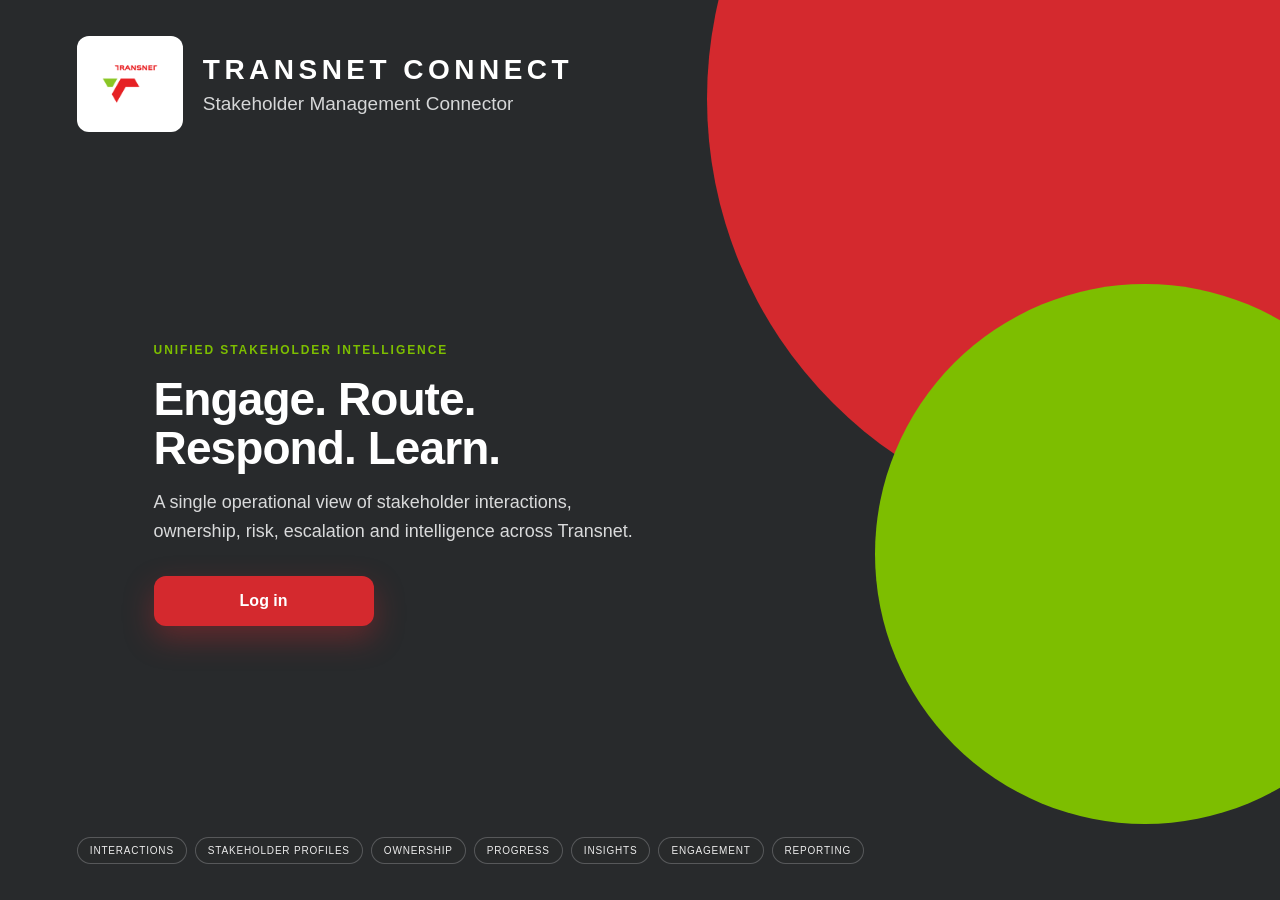
<file: index.html>
<!doctype html>
<html lang="en">
<head>
  <meta charset="utf-8" />
  <meta name="viewport" content="width=device-width,initial-scale=1" />
  <title>Transnet Connect — Stakeholder Intelligence Platform</title>
  <link rel="stylesheet" href="styles.css" />
  <link rel="icon" type="image/png" href="images/transnet-logo.png" />
</head>
<body>
  <div class="app-shell">
    <aside class="sidebar">
      <div class="brand-lockup">
        <img class="brand-logo" src="images/transnet-logo.png" alt="Transnet" />
        <div>
          <div class="brand-name">TRANSNET <span style="color:#7DBE00">CONNECT</span></div>
          <div class="brand-sub">Stakeholder Management Connector</div>
        </div>
      </div>

      <nav class="nav" aria-label="Primary">
        <button class="nav-item active" data-view="dashboard"><span>▦</span> Dashboard</button>
        <button class="nav-item" data-view="intake"><span>＋</span> Record an Engagement</button>
        <button class="nav-item" data-view="cases"><span>☷</span> Cases</button>
        <button class="nav-item" data-view="stakeholders"><span>◉</span> Stakeholders</button>
        <button class="nav-item" data-view="questionnaire"><span>✓</span> Questionnaire</button>
        <button class="nav-item" data-view="intelligence"><span>◌</span> Insights</button>
        <button class="nav-item" data-view="reports"><span>▤</span> Reports</button>
        <button class="nav-item admin-only" data-view="logins"><span>◔</span> Logins</button>
      </nav>

      <div class="sidebar-footer">
        <div class="status-dot-wrap"><span class="status-dot"></span> Platform online</div>
        <small>Prototype • 2026</small>
      </div>
    </aside>

    <main class="main">
      <header class="topbar">
        <div>
          <div class="eyebrow">STAKEHOLDER ENGAGEMENT WORKSPACE</div>
          <h1 id="viewTitle">Command Centre</h1>
        </div>
        <div class="topbar-actions">
          <button class="ghost-btn" id="seedBtn">Reset demo data</button>
          <button class="primary-btn" data-view-jump="intake">+ Record an engagement</button>
          <div class="user-chip"><div class="avatar">TN</div><div><small>Signed in</small><b id="signedInUser">Transnet User</b></div></div><button class="logout-btn" id="logoutBtn">Sign out</button>
        </div>
      </header>

      <section id="dashboard" class="view active">
        <div class="dash-tabs" id="dashTabs" role="tablist" aria-label="Dashboard sections">
          <button type="button" class="active" data-dtab-btn="overview">Overview</button>
          <button type="button" data-dtab-btn="engagement">Engagement activity</button>
          <button type="button" data-dtab-btn="followups">Follow-ups</button>
          <button type="button" data-dtab-btn="insights">Stakeholder insights</button>
        </div>
        <div class="hero-strip">
          <div>
            <div class="hero-kicker">TODAY'S STAKEHOLDER PULSE</div>
            <h2>Welcome to your stakeholder engagement workspace.</h2>
            <p>A shared view of engagements, follow-ups and insights across Transnet.</p>
            <div class="hero-actions">
              <button class="hero-questionnaire-secondary" data-view-jump="cases">View priority matters</button>
            </div>
          </div>
          <div class="hero-score">
            <div class="score-label">Network risk index</div>
            <div class="score" id="networkRiskScore">—<span>/100</span></div>
            <div class="score-note" id="networkRiskNote">Loading…</div>
          </div>
        </div>

        <div id="supportAlerts" class="panel support-alerts" data-dtab="overview" hidden></div>

        <div class="metrics-grid" id="metricsGrid"></div>

        <div class="dashboard-grid">
          <div class="panel span-2">
            <div class="panel-head">
              <div>
                <div class="section-label">LIVE CASE FLOW</div>
                <h3>Priority matters requiring attention</h3>
              </div>
              <button class="text-btn" data-view-jump="cases">View all cases →</button>
            </div>
            <div class="table-wrap">
              <table>
                <thead><tr><th>Case</th><th>Stakeholder</th><th>Issue</th><th>OD</th><th>Risk</th><th>SLA</th></tr></thead>
                <tbody id="priorityCases"></tbody>
              </table>
            </div>
          </div>

          <div class="panel span-2" data-dtab="followups">
            <div class="panel-head">
              <div>
                <div class="section-label">FOLLOW-UPS</div>
                <h3>Open follow-ups <span id="followupCount" class="fu-count"></span></h3>
              </div>
            </div>
            <div class="table-wrap">
              <table>
                <thead><tr><th>Case</th><th>Follow-up</th><th>Action owner</th><th>Due</th></tr></thead>
                <tbody id="followupRows"></tbody>
              </table>
            </div>
          </div>

          <div class="panel">
            <div class="section-label">CHANNEL MIX</div>
            <h3>How stakeholders are reaching us</h3>
            <div class="channel-bars" id="channelBars"></div>
          </div>

          <div class="panel">
            <div class="section-label">ISSUE HOTSPOTS</div>
            <h3>Geographic concentration</h3>
            <div class="mini-map">
              <div class="map-label gauteng">Gauteng <span>38</span></div>
              <div class="map-label kzn">KwaZulu-Natal <span>27</span></div>
              <div class="map-label wc">Western Cape <span>19</span></div>
              <div class="map-label ec">Eastern Cape <span>14</span></div>
            </div>
            <div class="legend"><span class="risk-high-dot"></span> High concentration <span class="risk-med-dot"></span> Emerging</div>
          </div>

          <div class="panel span-2">
            <div class="panel-head">
              <div>
                <div class="section-label">STAKEHOLDER INSIGHTS</div>
                <h3>What the system is noticing</h3>
              </div>
            </div>
            <div class="signal-grid">
              <div class="signal-card danger"><div class="signal-icon">!</div><div><b>Recurring safety complaints</b><p>Rail-crossing complaints in Ekurhuleni have increased 41% over the last 7 days.</p></div></div>
              <div class="signal-card warn"><div class="signal-icon">↻</div><div><b>Duplicate cluster detected</b><p>12 enquiries across WhatsApp, email and calls appear linked to the same port access issue.</p></div></div>
              <div class="signal-card good"><div class="signal-icon">✓</div><div><b>Response performance improving</b><p>Average first response time is down to 2h 18m from 3h 04m last week.</p></div></div>
            </div>
          </div>
        </div>
      </section>

      <section id="intake" class="view">
        <div class="section-intro">
          <div><div class="section-label">RECORD AN ENGAGEMENT</div><h2>Record an engagement</h2><p>Keep a useful record of your conversation and any agreed next steps, then let the system suggest who should follow up.</p></div>
        </div>

        <div class="panel" id="inboxPanel">
          <div class="section-label">INCOMING MESSAGES</div>
          <h3>Messages awaiting review</h3>
          <div id="inboxList" class="inbox-list">Loading…</div>
        </div>

        <div class="intake-layout">
          <form id="intakeForm" class="panel form-panel">
            <div class="form-grid">
              <label>Channel<select id="channel"><option>Contact Centre</option></select></label>
              <label>Stakeholder type<select id="stakeholderType"><option>Community</option><option>Customer</option><option>Government</option><option>Investor</option><option>Supplier</option><option>Media</option><option>Regulator</option><option>Employee</option></select></label>
              <label>Name<input id="stakeholderName" placeholder="e.g. Thandi Mokoena" required /></label>
              <label>Organisation<input id="organisation" placeholder="e.g. Ekurhuleni Community Forum" /></label>
              <label>Province<select id="province"><option>Gauteng</option><option>KwaZulu-Natal</option><option>Western Cape</option><option>Eastern Cape</option><option>Limpopo</option><option>Mpumalanga</option><option>North West</option><option>Free State</option><option>Northern Cape</option></select></label>
              <label>Location<input id="location" placeholder="e.g. Germiston" /></label>
              <label class="full">Discussion summary<textarea id="message" rows="7" required placeholder="Summarise the conversation or issue and any agreed next steps..."></textarea></label>
            </div>
            <div class="form-actions">
              <button type="button" class="ghost-btn" id="clearForm">Clear</button>
              <button type="submit" class="primary-btn">Analyse & create case</button>
            </div>
          </form>

          <div class="panel ai-panel">
            <div class="section-label">AI-ASSISTED SUGGESTION</div>
            <h3>Suggested categorisation</h3>
            <div id="analysisPreview" class="analysis-empty">
              Record the engagement to see a suggested issue type, sentiment, urgency, assigned division, risk score and SLA recommendation.
            </div>
          </div>
        </div>
      </section>

      <section id="cases" class="view">
        <div class="section-intro split">
          <div><div class="section-label">CRM & WORKFLOW</div><h2>Case management</h2><p>Track ownership, SLA, status, risk and cross-division coordination.</p></div>
          <button class="primary-btn" data-view-jump="intake">+ New case</button>
        </div>
        <div class="panel">
          <div class="toolbar">
            <input id="caseSearch" placeholder="Search cases, stakeholders or issues…" />
            <select id="caseFilter"><option value="all">All statuses</option><option>Open</option><option>In Progress</option><option>Escalated</option><option>Resolved</option></select>
          </div>
          <div class="table-wrap wide-table">
            <table><thead><tr><th>ID</th><th>Created</th><th>Stakeholder</th><th>Channel</th><th>Issue</th><th>Division</th><th>Owner</th><th>Risk</th><th>Status</th><th>SLA</th></tr></thead><tbody id="casesTable"></tbody></table>
          </div>
        </div>
      </section>

      <section id="stakeholders" class="view">
        <div class="section-intro"><div><div class="section-label">STAKEHOLDER INSIGHTS</div><h2>Stakeholders</h2><p>The stakeholders with access to Transnet Connect, and how to reach them.</p></div></div>
        <div id="stakeholdersMsg" class="logins-msg" hidden></div>
        <div class="stakeholder-grid" id="stakeholderGrid"></div>
      </section>

      <section id="questionnaire" class="view">
        <div class="section-intro questionnaire-intro">
          <div>
            <div class="section-label">STAKEHOLDER QUESTIONNAIRE</div>
            <h2>Transnet Connect Questionnaire</h2>
            <p>Capture structured stakeholder feedback through the live Zoho questionnaire and keep the engagement journey connected to the platform.</p>
          </div>
          <a class="primary-btn link-btn" href="https://forms.zohopublic.com/transnetone/form/transnetconnect/formperma/pQ4bEgYNO5gnGRDSUN-nBvpujm5sdA6lxNChJlo7reY?zf_lang=en" target="_blank" rel="noopener">Open questionnaire ↗</a>
        </div>

        <div class="questionnaire-layout">
          <div class="questionnaire-summary">
            <div class="questionnaire-badge">LIVE ZOHO FORM</div>
            <h3>Structured stakeholder input</h3>
            <p>The questionnaire is embedded directly from the Zoho form you supplied. Responses remain within the Zoho form environment while users experience it from inside Transnet Connect.</p>
            <div class="questionnaire-steps">
              <div><span>01</span><b>Invite</b><small>Share the questionnaire with the relevant stakeholder.</small></div>
              <div><span>02</span><b>Capture</b><small>Stakeholders submit structured feedback through Zoho Forms.</small></div>
              <div><span>03</span><b>Connect</b><small>In the live implementation, responses can feed CRM, case routing and analytics.</small></div>
            </div>
            <div class="questionnaire-note"><b>Prototype note:</b> This version embeds the live questionnaire. Automated response-to-case creation will be connected during the Zoho integration phase.</div>
          </div>
          <div class="questionnaire-frame-wrap">
            <div class="questionnaire-frame-head">
              <div><span class="live-dot"></span><b>Transnet Connect questionnaire</b></div>
              <a href="questionnaire.html" target="_blank">Open branded full-page view ↗</a>
            </div>
            <iframe class="questionnaire-frame" title="Transnet Connect Questionnaire" loading="lazy" src="https://forms.zohopublic.com/transnetone/form/transnetconnect/formperma/pQ4bEgYNO5gnGRDSUN-nBvpujm5sdA6lxNChJlo7reY?zf_lang=en" allow="camera; microphone"></iframe>
            <noscript><p>JavaScript is required to load the Zoho questionnaire. Use the Open questionnaire button above.</p></noscript>
          </div>
        </div>
      </section>

      <section id="intelligence" class="view">
        <div class="section-intro"><div><div class="section-label">AI-ASSISTED INSIGHTS</div><h2>Stakeholder insights</h2><p>Explore engagement trends and create reports that support planning and decisions.</p></div></div>
        <div class="panel" style="margin-bottom:16px">
          <div class="panel-head">
            <div><div class="section-label">AI INSIGHT — ALL CASES</div><h3 style="margin:6px 0 0">Commonalities & anomalies</h3></div>
            <button class="primary-btn" id="generateInsightBtn">Generate insight</button>
          </div>
          <div id="insightResult" class="analysis-empty" style="margin-top:14px">Click "Generate insight" to analyse all current cases for patterns and outliers.</div>
        </div>
        <div class="intelligence-grid">
          <div class="panel span-2">
            <div class="section-label">ISSUE TREND</div><h3>Cases by issue category</h3>
            <div class="trend-chart" id="trendChart"></div>
          </div>
          <div class="panel"><div class="section-label">SENTIMENT</div><h3>Current interaction sentiment</h3><div class="donut-wrap"><div class="donut" id="sentimentDonut"><div class="donut-hole"><strong id="sentimentPct">&ndash;</strong><span id="sentimentLabel">no data</span></div></div></div><div class="sentiment-key" id="sentimentKey"><span>No data yet</span></div></div>
          <div class="panel"><div class="section-label">DUPLICATION CLUSTERS</div><h3>Potentially related matters</h3><div class="cluster-list" id="clusterList"><div><span>No related matters yet</span></div></div></div>
          <div class="panel span-2"><div class="section-label">REPUTATIONAL ESCALATION</div><h3>High-impact cases to watch</h3><div id="riskCards" class="risk-cards"></div></div>
        </div>
      </section>

      <section id="reports" class="view">
        <div class="section-intro"><div><div class="section-label">EXCO REPORTING</div><h2>Executive reporting</h2><p>Explore engagement trends and create reports that support planning and decisions.</p></div></div>
        <div class="reports-toolbar">
          <button type="button" class="ghost-btn" id="rpExplore">Explore insights</button>
          <div class="rp-filter"><span>Filter results</span>
            <select id="rpFilter" aria-label="Filter results"><option value="all">All cases</option><option value="open">Unresolved</option><option value="resolved">Resolved</option><option value="highrisk">High risk</option></select>
            <select id="rpDivision" class="admin-only" aria-label="Filter by division"><option value="all">All divisions</option></select>
          </div>
          <button type="button" class="primary-btn" id="rpDownload">Download report</button>
        </div>
        <div class="reports-grid">
          <div class="report-card" data-report="pulse"><span>01</span><h3>Stakeholder Pulse</h3><p>Executive summary of volume, sentiment, major risks and emerging themes.</p><button class="ghost-btn">Create report</button></div>
          <div class="report-card" data-report="od"><span>02</span><h3>OD Performance</h3><p>SLA compliance, response times, escalations and case closure by operating division.</p><button class="ghost-btn">Create report</button></div>
          <div class="report-card" data-report="geo"><span>03</span><h3>Geographic Risk</h3><p>Province, municipality and site-level concentration of recurring stakeholder issues.</p><button class="ghost-btn">Create report</button></div>
          <div class="report-card" data-report="recurrence"><span>04</span><h3>Issue Recurrence</h3><p>Duplicate and recurring matters showing systemic pressure points and unresolved causes.</p><button class="ghost-btn">Create report</button></div>
        </div>
        <div class="panel architecture">
          <div class="section-label">SYSTEM ARCHITECTURE</div><h3>How Transnet Connect works</h3>
          <div class="flow">
            <div><b>1</b><span>Multi-channel input</span><small>WhatsApp • Calls • Email • Web/QR</small></div><i>→</i>
            <div><b>2</b><span>Unified intake</span><small>Stakeholder • Issue • Location • Media</small></div><i>→</i>
            <div><b>3</b><span>AI intelligence</span><small>Sentiment • Risk • Duplicates • SLA</small></div><i>→</i>
            <div><b>4</b><span>Routing engine</span><small>OD • Priority • Owner • Case</small></div><i>→</i>
            <div><b>5</b><span>Response & reporting</span><small>Track • Resolve • Learn • Report</small></div>
          </div>
        </div>
      </section>

      <section id="logins" class="view">
        <div class="section-intro"><div><div class="section-label">ADMIN ONLY</div><h2>Login activity</h2><p>Who has signed in to the stakeholder and division accounts, and how long they spent on the platform.</p></div><button class="ghost-btn" id="loginsRefresh">Refresh</button></div>
        <div id="loginsMsg" class="logins-msg" hidden></div>
        <div class="panel"><div class="section-label">ACCOUNTS</div><h3>Time on platform by account</h3>
          <div class="table-wrap"><table><thead><tr><th>Account</th><th>Division</th><th>Status</th><th>Last sign-in</th><th>Sign-ins</th><th>Total time</th></tr></thead><tbody id="loginsAccounts"></tbody></table></div>
        </div>
        <div class="panel logins-sessions"><div class="section-label">SESSIONS</div><h3>Recent sign-ins</h3>
          <div class="table-wrap wide-table"><table><thead><tr><th>Account</th><th>Division</th><th>Signed in</th><th>Signed out / last active</th><th>Time signed in</th><th>Status</th></tr></thead><tbody id="loginsSessions"></tbody></table></div>
        </div>
      </section>

      <div id="toast" class="toast"></div>

      <div id="caseModalBackdrop" class="modal-backdrop">
        <div class="modal-panel" role="dialog" aria-modal="true" aria-labelledby="caseModalTitle">
          <div class="modal-head">
            <div><div class="section-label" id="caseModalId"></div><h2 id="caseModalTitle" style="margin:4px 0 0"></h2></div>
            <button class="text-btn" id="caseModalClose" aria-label="Close">✕ Close</button>
          </div>
          <div id="caseModalBody" class="modal-body"></div>
        </div>
      </div>
    </main>
  </div>

  <div id="reportOverlay" class="report-overlay" aria-hidden="true">
    <div class="report-sheet" role="dialog" aria-modal="true" aria-labelledby="reportTitle">
      <div class="report-toolbar">
        <button class="primary-btn" id="reportPrint" type="button">Print / Save as PDF</button>
        <button class="ghost-btn" id="reportCsv" type="button">Download report (CSV)</button>
        <button class="ghost-btn" id="reportClose" type="button">Close</button>
      </div>
      <div id="reportBody" class="report-body"></div>
    </div>
  </div>

  <script src="app.js"></script>
</body>
</html>
</file>
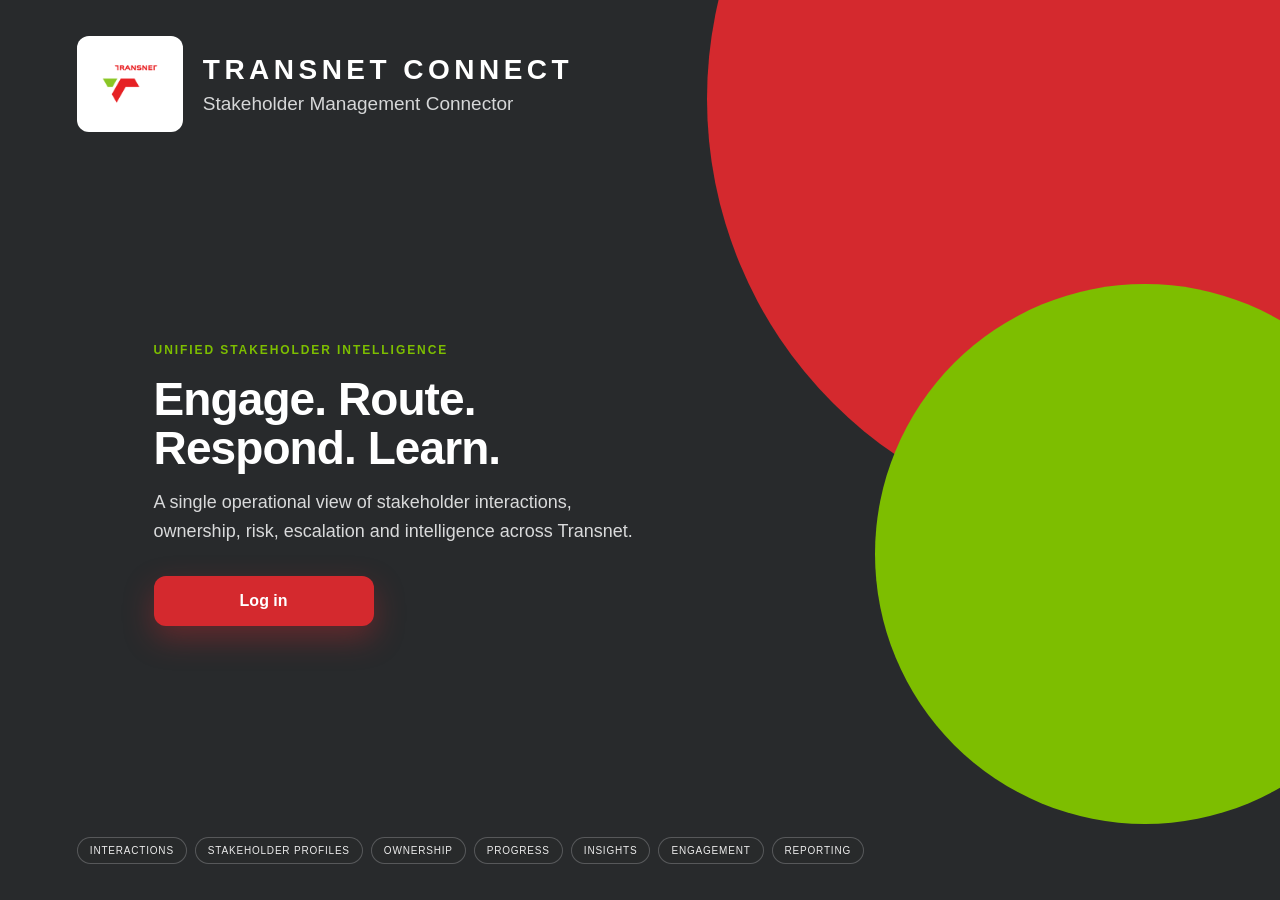
<file: login.html>
<!doctype html>
<html lang="en">
<head>
  <meta charset="utf-8" />
  <meta name="viewport" content="width=device-width,initial-scale=1" />
  <title>Transnet Connect — Stakeholder Management Connector</title>
  <link rel="stylesheet" href="styles.css" />
  <link rel="icon" type="image/png" href="images/transnet-logo.png" />
  <style>
    :root{--lp-bg:#282a2c;--lp-red:#d4292e;--lp-green:#7dbe00}
    html:has(.lp-body){overflow:hidden}
    .lp-body{margin:0;height:100vh;height:100dvh;background:var(--lp-bg);color:#fff;overflow:hidden}
    .lp{position:relative;height:100vh;height:100dvh;display:flex;flex-direction:column;justify-content:space-between;gap:clamp(12px,3vh,32px);padding:clamp(18px,4vh,40px) clamp(24px,6vw,88px);overflow:hidden;isolation:isolate}
    /* brand circles, carried over from the old dark panel but scaled to the full page */
    .lp::before,.lp::after{content:"";position:absolute;border-radius:50%;z-index:-1;transition:transform .7s cubic-bezier(.2,.8,.2,1)}
    .lp::before{width:min(70vw,860px);aspect-ratio:1;background:var(--lp-red);right:calc(min(70vw,860px) / -3);top:calc(min(70vw,860px) / -2.6)}
    .lp::after{width:min(44vw,540px);aspect-ratio:1;background:var(--lp-green);right:calc(min(44vw,540px) / -4);top:calc(min(70vw,860px) * .33)}
    .lp.is-open::before{transform:translate(-4%,3%) scale(1.04)}
    .lp.is-open::after{transform:translate(-8%,-3%) scale(1.06)}

    .lp-lockup{display:flex;align-items:center;gap:20px}
    .lp-lockup .login-logo{height:clamp(64px,11vh,96px);max-width:none;padding:9px 14px;border-radius:12px}
    .lp-lockup strong{display:block;font-size:clamp(20px,3.2vh,28px);letter-spacing:.16em}
    .lp-lockup span{display:block;color:#d6d7d8;font-size:clamp(14px,2.2vh,19px);margin-top:7px}

    .lp-hero{max-width:640px;margin-block:auto}
    .lp-kicker{color:var(--lp-green);font-size:12px;font-weight:900;letter-spacing:.16em;margin:0 0 18px}
    .lp-hero h1{margin:0 0 16px;font-size:clamp(26px,min(3.7vw,6vh),46px);line-height:1.05;font-weight:900;letter-spacing:-.02em}
    .lp-hero h1 span{display:block}
    .lp-hero p.lp-lede{margin:0 0 clamp(16px,3.5vh,30px);max-width:480px;color:#d9dadb;font-size:clamp(15px,1.5vw,18px);line-height:1.6}
    .lp-cta{display:inline-flex;align-items:center;justify-content:center;gap:10px;min-width:220px;padding:clamp(12px,2vh,16px) 30px;border:0;border-radius:12px;background:var(--lp-red);color:#fff;font-size:16px;font-weight:800;cursor:pointer;box-shadow:0 12px 30px rgba(212,41,46,.35);transition:background .2s,transform .2s}
    .lp-cta:hover{background:#b92227;transform:translateY(-2px)}
    .lp-cta:focus-visible,.lp-close:focus-visible{outline:3px solid #fff;outline-offset:3px}

    .lp-flow{display:flex;flex-wrap:nowrap;gap:8px;max-width:100%;margin:0;padding:0;list-style:none}
    .lp-flow li{border:1px solid rgba(255,255,255,.22);border-radius:999px;padding:7px 12px;font-size:10px;letter-spacing:.08em;text-transform:uppercase;white-space:nowrap;color:#ececec;background:rgba(40,42,44,.55)}
    @media(max-width:900px){.lp-flow{gap:5px}.lp-flow li{padding:6px 8px;font-size:8.5px;letter-spacing:.04em}}
    @media(max-width:600px){.lp-flow{flex-wrap:wrap}}

    /* sign-in drawer */
    .lp-scrim{position:fixed;inset:0;background:rgba(20,21,22,.55);opacity:0;pointer-events:none;transition:opacity .35s;z-index:10}
    .lp-scrim.show{opacity:1;pointer-events:auto}
    .lp-drawer{position:fixed;top:0;right:0;bottom:0;width:min(480px,100%);background:#fff;color:var(--ink);padding:56px clamp(26px,4vw,52px);display:flex;flex-direction:column;justify-content:center;transform:translateX(102%);visibility:hidden;transition:transform .45s cubic-bezier(.2,.8,.2,1),visibility 0s .45s;z-index:11;box-shadow:-24px 0 70px rgba(0,0,0,.28);overflow-y:auto}
    .lp-drawer.show{transform:none;visibility:visible;transition:transform .45s cubic-bezier(.2,.8,.2,1),visibility 0s}
    .lp-close{position:absolute;top:18px;right:18px;width:40px;height:40px;border:0;border-radius:50%;background:#f1f1ef;color:#3b3d3f;font-size:22px;line-height:1;cursor:pointer}
    .lp-close:hover{background:#e4e4e1}
    .lp-drawer h2{font-size:32px;margin:8px 0}
    .lp-drawer>p{color:var(--muted);margin:0 0 28px;line-height:1.55}
    @media(prefers-reduced-motion:reduce){.lp::before,.lp::after,.lp-drawer,.lp-scrim,.lp-cta{transition:none}}
    @media(max-width:600px){.lp{padding:20px 22px}.lp-cta{width:100%}.lp-lockup{gap:14px}}
  </style>
<style id="landing-text-shift">
/* landing-text-shift */
.lp-hero {
  position: relative;
  left: 6vw;
}
@media (max-width: 768px) {
  .lp-hero { left: 0; }
}
/* /landing-text-shift */
</style>
</head>
<body class="lp-body">
  <main class="lp" id="lp">
    <div class="lp-lockup">
      <img class="login-logo" src="images/transnet-logo.png" alt="Transnet" />
      <div><strong>TRANSNET CONNECT</strong><span>Stakeholder Management Connector</span></div>
    </div>

    <section class="lp-hero" aria-label="Transnet Connect introduction">
      <p class="lp-kicker">UNIFIED STAKEHOLDER INTELLIGENCE</p>
      <h1><span>Engage. Route.</span><span>Respond. Learn.</span></h1>
      <p class="lp-lede">A single operational view of stakeholder interactions, ownership, risk, escalation and intelligence across Transnet.</p>
      <button class="lp-cta" type="button" id="openLogin" aria-haspopup="dialog" aria-controls="loginDrawer">Log in</button>
    </section>

    <ul class="lp-flow" aria-label="Platform workflow">
      <li>Interactions</li><li>Stakeholder Profiles</li><li>Ownership</li><li>Progress</li><li>Insights</li><li>Engagement</li><li>Reporting</li>
    </ul>
  </main>

  <div class="lp-scrim" id="lpScrim"></div>
  <aside class="lp-drawer" id="loginDrawer" role="dialog" aria-modal="true" aria-labelledby="loginTitle" aria-hidden="true">
    <button class="lp-close" type="button" id="closeLogin" aria-label="Close sign in">&times;</button>
    <div class="login-eyebrow">SECURE PLATFORM ACCESS</div>
    <h2 id="loginTitle">Welcome back</h2>
    <p>Sign in to access the Transnet Connect stakeholder command centre.</p>

    <form class="login-form" id="loginForm">
      <label>Work email
        <input type="email" id="loginEmail" autocomplete="username" placeholder="name@transnet.net" required />
      </label>
      <label>Password
        <div class="password-wrap">
          <input type="password" id="loginPassword" autocomplete="current-password" required />
          <button class="toggle-password" type="button" id="togglePassword">SHOW</button>
        </div>
      </label>
      <div class="remember-row">
        <label><input type="checkbox" id="rememberMe" checked /> Keep me signed in</label>
        <span>Division access</span>
      </div>
      <div class="login-error" id="loginError" role="alert">Enter your work email and password to continue.</div>
      <button class="primary-btn login-submit" type="submit">Sign in to Transnet Connect</button>
    </form>

    <div class="login-footer">TRANSNET CONNECT • Stakeholder Management Connector • Prototype 2026</div>
  </aside>

<script>
  const lp=document.getElementById('lp');
  const drawer=document.getElementById('loginDrawer');
  const scrim=document.getElementById('lpScrim');
  const openBtn=document.getElementById('openLogin');
  const form=document.getElementById('loginForm');
  const email=document.getElementById('loginEmail');
  const password=document.getElementById('loginPassword');
  const error=document.getElementById('loginError');
  const submitBtn=form.querySelector('.login-submit');
  const submitLabel=submitBtn.textContent;

  function openLogin(){
    drawer.classList.add('show');scrim.classList.add('show');lp.classList.add('is-open');
    drawer.setAttribute('aria-hidden','false');
    setTimeout(()=>email.focus(),250);
  }
  function closeLogin(){
    drawer.classList.remove('show');scrim.classList.remove('show');lp.classList.remove('is-open');
    drawer.setAttribute('aria-hidden','true');
    openBtn.focus();
  }
  openBtn.addEventListener('click',openLogin);
  document.getElementById('closeLogin').addEventListener('click',closeLogin);
  scrim.addEventListener('click',closeLogin);
  document.addEventListener('keydown',e=>{if(e.key==='Escape'&&drawer.classList.contains('show'))closeLogin();});
  if(location.hash==='#login')openLogin();

  document.getElementById('togglePassword').addEventListener('click',e=>{
    const showing=password.type==='text'; password.type=showing?'password':'text'; e.currentTarget.textContent=showing?'SHOW':'HIDE';
  });
  function showError(msg){error.textContent=msg;error.classList.add('show');}
  form.addEventListener('submit',async e=>{
    e.preventDefault();
    error.classList.remove('show');
    if(!email.value.includes('@') || !password.value){showError('Enter your work email and password to continue.');return;}
    submitBtn.disabled=true;submitBtn.textContent='Signing in…';
    try{
      const res=await fetch('/api/auth/login',{method:'POST',headers:{'Content-Type':'application/json'},body:JSON.stringify({email:email.value.trim(),password:password.value})});
      const data=await res.json().catch(()=>({}));
      if(res.status===405||res.status===404) throw new Error('The sign-in API is not running. Start the project with "vercel dev" (not Live Server) or use the deployed site.');
      if(!res.ok) throw new Error(data.error||('Sign-in failed ('+res.status+')'));
      const auth={sessionId:data.sessionId,token:data.token,expiresAt:data.expiresAt,email:data.user.email,role:data.user.role,division:data.user.division,divisionLabel:data.user.divisionLabel};
      localStorage.removeItem('tc_auth');sessionStorage.removeItem('tc_auth');
      // "Keep me signed in" -> survives closing the browser (until the session expires); otherwise this tab only.
      (document.getElementById('rememberMe').checked?localStorage:sessionStorage).setItem('tc_auth',JSON.stringify(auth));
      window.location.href='index.html';
    }catch(err){
      showError(err.message==='Failed to fetch'?'Could not reach the server. Please try again.':err.message);
      submitBtn.disabled=false;submitBtn.textContent=submitLabel;
    }
  });
</script>
</body>
</html>
</file>
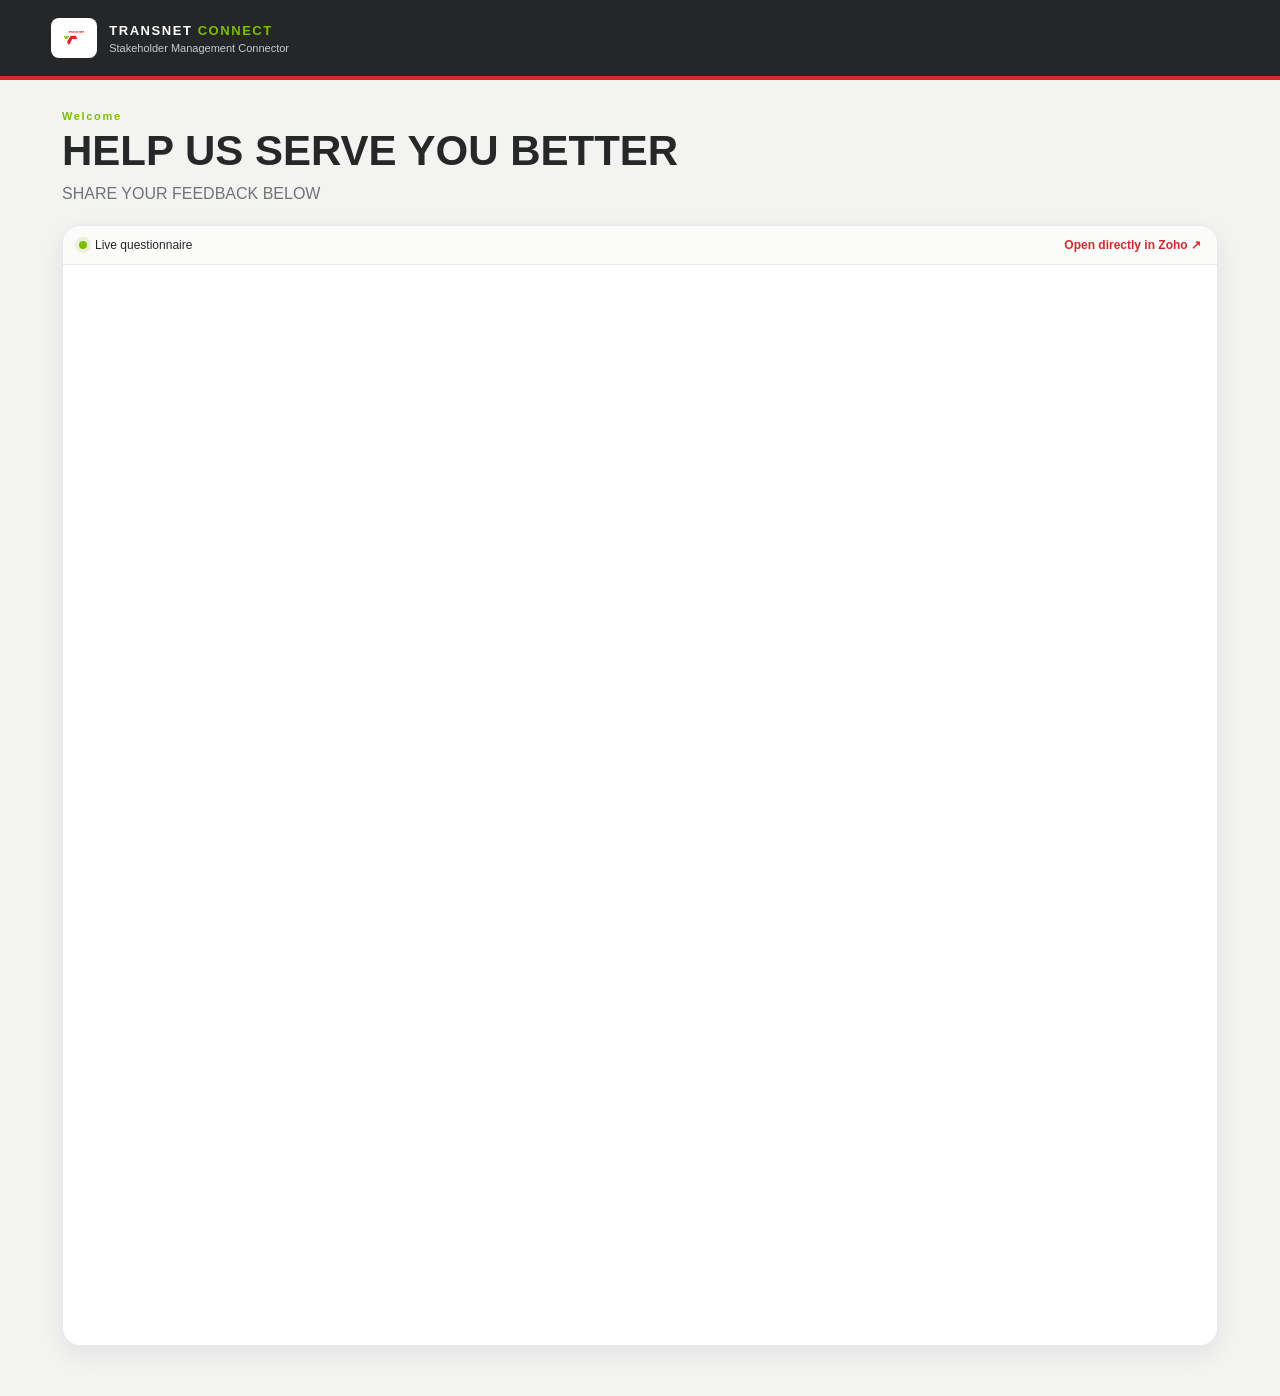
<file: questionnaire.html>
<!doctype html>
<html lang="en">
<head>
  <meta charset="utf-8">
  <meta name="viewport" content="width=device-width,initial-scale=1">
  <title>Transnet Connect — Stakeholder Questionnaire</title>
  <link rel="stylesheet" href="styles.css">
  <style>
    body{background:#f3f3f1}
    .public-q-shell{min-height:100vh}
    .public-q-head{background:#242628;color:#fff;padding:18px clamp(18px,4vw,54px);display:flex;align-items:center;justify-content:space-between;gap:20px;border-bottom:4px solid #d4292e}
    .public-q-brand{display:flex;align-items:center;gap:12px}.public-q-brand .brand-mark{background:#d4292e;color:#fff}
    .public-q-head a{color:#c8ed6a;text-decoration:none;font-size:12px;font-weight:800}
    .public-q-main{max-width:1220px;margin:auto;padding:30px clamp(16px,3vw,32px) 50px}
    .public-q-title{display:flex;justify-content:space-between;align-items:end;gap:18px;margin-bottom:18px}
    .public-q-title h1{margin:5px 0 7px;font-size:clamp(28px,4vw,42px)}.public-q-title p{margin:0;color:#707478;max-width:760px;line-height:1.55}
    .public-q-card{background:#fff;border:1px solid #e6eaf0;border-radius:18px;overflow:hidden;box-shadow:0 8px 24px rgba(20,42,75,.08)}
    .public-q-bar{padding:12px 16px;background:#fbfbfa;border-bottom:1px solid #e6eaf0;display:flex;justify-content:space-between;font-size:12px}
    .public-q-bar a{color:#d4292e;font-weight:800;text-decoration:none}.public-q-card iframe{width:100%;height:1080px;border:0;display:block}
    @media(max-width:700px){.public-q-head,.public-q-title,.public-q-bar{align-items:flex-start;flex-direction:column}.public-q-card iframe{height:1180px}}
  </style>
  <link rel="icon" type="image/png" href="images/transnet-logo.png" />
</head>
<body>
<div class="public-q-shell">
  <header class="public-q-head">
    <div class="public-q-brand">
      <img class="brand-logo" src="images/transnet-logo.png" alt="Transnet" />
      <div><div class="brand-name">TRANSNET <span style="color:#7DBE00">CONNECT</span></div><div class="brand-sub">Stakeholder Management Connector</div></div>
    </div>
    <!-- <a href="index.html">Internal platform →</a> -->
  </header>
  <main class="public-q-main">
    <div class="public-q-title">
      <div><div class="section-label">Welcome</div><h1>HELP US SERVE YOU BETTER</h1><p>SHARE YOUR FEEDBACK BELOW</p></div>
    </div>
    <div class="public-q-card">
      <div class="public-q-bar"><span><span class="live-dot" style="display:inline-block;margin-right:8px"></span>Live questionnaire</span><a href="https://forms.zohopublic.com/transnetone/form/transnetconnect/formperma/pQ4bEgYNO5gnGRDSUN-nBvpujm5sdA6lxNChJlo7reY?zf_lang=en" target="_blank" rel="noopener">Open directly in Zoho ↗</a></div>
      <iframe title="Transnet Connect Questionnaire" src="https://forms.zohopublic.com/transnetone/form/transnetconnect/formperma/pQ4bEgYNO5gnGRDSUN-nBvpujm5sdA6lxNChJlo7reY?zf_lang=en" loading="lazy" allow="camera; microphone"></iframe>
    </div>
  </main>
</div>
</body>
</html>
</file>
<file: styles.css>
:root{
  --navy:#3b3d3f;
  --navy2:#242628;
  --teal:#d4292e;
  --teal2:#7dbe00;
  --red:#d4292e;
  --amber:#e9a33c;
  --green:#7dbe00;
  --ink:#252729;
  --muted:#707478;
  --line:#e6eaf0;
  --soft:#f6f6f4;
  --white:#fff;
  --shadow:0 8px 24px rgba(20,42,75,.08);
}
*{box-sizing:border-box}html,body{margin:0;padding:0;font-family:Inter,Segoe UI,Arial,sans-serif;background:#f3f3f1;color:var(--ink)}button,input,select,textarea{font:inherit}.app-shell{display:grid;grid-template-columns:260px 1fr;min-height:100vh}.sidebar{position:sticky;top:0;height:100vh;background:var(--navy2);color:#fff;padding:24px 18px;display:flex;flex-direction:column}.brand-lockup{display:flex;gap:12px;align-items:center;padding:4px 6px 26px;border-bottom:1px solid rgba(255,255,255,.1)}.brand-mark{width:44px;height:44px;border-radius:13px;background:var(--teal);display:grid;place-items:center;color:var(--navy2);font-weight:900}.brand-name{font-weight:800;font-size:13px;letter-spacing:.12em}.brand-sub{font-size:11px;color:#c7c7c7;margin-top:4px}.nav{display:flex;flex-direction:column;gap:7px;padding-top:24px}.nav-item{border:0;background:transparent;color:#c9d4e2;text-align:left;padding:12px 14px;border-radius:10px;cursor:pointer;display:flex;gap:12px;align-items:center}.nav-item:hover,.nav-item.active{background:#3a3c3e;color:#fff}.nav-item.active:before{content:"";width:3px;height:24px;background:var(--teal);border-radius:6px;position:absolute;left:18px}.nav-item span{width:18px;color:var(--teal)}.sidebar-footer{margin-top:auto;padding:18px 8px;color:#a9aaac;display:flex;flex-direction:column;gap:8px;font-size:12px}.status-dot-wrap{color:#d3d3d3}.status-dot{display:inline-block;width:8px;height:8px;border-radius:50%;background:var(--teal);margin-right:6px;box-shadow:0 0 0 4px rgba(125,190,0,.16)}.main{min-width:0}.topbar{padding:26px 34px 20px;display:flex;justify-content:space-between;align-items:center;background:#fff;border-bottom:1px solid var(--line);position:sticky;top:0;z-index:20}.eyebrow,.section-label{font-size:11px;letter-spacing:.15em;font-weight:800;color:#8a8d90}.topbar h1{font-size:28px;margin:4px 0 0}.topbar-actions{display:flex;gap:10px;align-items:center}.avatar{width:38px;height:38px;border-radius:50%;background:var(--navy);color:#fff;display:grid;place-items:center;font-size:12px;font-weight:800}.primary-btn,.ghost-btn,.text-btn{border:0;border-radius:9px;cursor:pointer}.primary-btn{background:var(--teal);color:var(--navy2);padding:11px 15px;font-weight:800}.primary-btn:hover{filter:brightness(.97)}.ghost-btn{background:#fff;border:1px solid var(--line);padding:10px 14px;color:var(--ink)}.text-btn{background:transparent;color:var(--navy);font-weight:700}.view{display:none;padding:28px 34px 44px}.view.active{display:block}.hero-strip{background:linear-gradient(115deg,#252729,#3b3d3f);border-radius:18px;color:#fff;padding:30px 32px;display:flex;justify-content:space-between;align-items:center;box-shadow:var(--shadow)}.hero-kicker{color:var(--teal2);font-size:11px;letter-spacing:.15em;font-weight:900}.hero-strip h2{font-size:32px;margin:8px 0 8px;max-width:650px}.hero-strip p{margin:0;color:#dedede}.hero-score{padding-left:30px;border-left:1px solid rgba(255,255,255,.2);min-width:210px}.score-label{text-transform:uppercase;letter-spacing:.12em;font-size:10px;color:#d6d6d6}.score{font-size:48px;font-weight:900;color:var(--teal2);line-height:1.1}.score span{font-size:16px;color:#bbb}.score-note{font-size:12px;color:#cfe77b;margin-top:5px}.metrics-grid{display:grid;grid-template-columns:repeat(4,1fr);gap:14px;margin:18px 0}.metric-card{background:#fff;border:1px solid var(--line);border-radius:14px;padding:18px;box-shadow:var(--shadow)}.metric-label{font-size:11px;color:var(--muted);text-transform:uppercase;letter-spacing:.09em}.metric-value{font-size:30px;font-weight:850;margin:8px 0 3px}.metric-meta{font-size:12px;color:var(--muted)}.metric-meta.good{color:var(--green)}.metric-meta.warn{color:var(--amber)}.metric-meta.bad{color:var(--red)}.dashboard-grid,.intelligence-grid{display:grid;grid-template-columns:repeat(3,1fr);gap:16px}.panel{background:#fff;border:1px solid var(--line);border-radius:16px;padding:20px;box-shadow:var(--shadow)}.span-2{grid-column:span 2}.panel h3{margin:6px 0 16px;font-size:18px}.panel-head{display:flex;justify-content:space-between;align-items:flex-start}.table-wrap{overflow:auto}table{width:100%;border-collapse:collapse;font-size:13px}th{text-align:left;color:#748091;font-size:10px;letter-spacing:.08em;text-transform:uppercase;border-bottom:1px solid var(--line);padding:10px 9px}td{padding:12px 9px;border-bottom:1px solid #eef1f5;vertical-align:middle}.case-id{font-weight:800;color:var(--navy)}.pill{display:inline-block;padding:5px 8px;border-radius:999px;font-size:10px;font-weight:800}.pill.high{background:#fde9e8;color:#b93434}.pill.medium{background:#fff2db;color:#a8690c}.pill.low{background:#eef5db;color:#557d00}.pill.open{background:#f0f0ee;color:#54575a}.pill.progress{background:#f3f6e8;color:#657b1a}.pill.escalated{background:#fde9e8;color:#b93434}.pill.resolved{background:#eef5db;color:#557d00}.sla.bad{color:var(--red);font-weight:800}.sla.warn{color:var(--amber);font-weight:800}.sla.good{color:var(--green);font-weight:700}.channel-bars{display:flex;flex-direction:column;gap:14px}.channel-row{display:grid;grid-template-columns:90px 1fr 32px;gap:8px;align-items:center;font-size:12px}.bar{height:9px;background:#e9eef4;border-radius:99px;overflow:hidden}.bar>span{display:block;height:100%;background:var(--teal);border-radius:99px}.mini-map{height:225px;position:relative;background:linear-gradient(145deg,#f8f8f6,#efefec);border-radius:12px;overflow:hidden}.mini-map:before{content:"";position:absolute;inset:22px 55px;background:#dfe0dd;clip-path:polygon(30% 4%,55% 0,75% 17%,89% 38%,85% 62%,72% 80%,57% 95%,39% 100%,19% 82%,7% 57%,10% 34%)}.map-label{position:absolute;background:#fff;border-radius:8px;padding:7px 8px;font-size:10px;box-shadow:0 4px 12px rgba(0,0,0,.08);z-index:2}.map-label span{font-weight:900;color:var(--red);margin-left:4px}.gauteng{top:72px;left:54%}.kzn{bottom:28px;right:23px}.wc{bottom:18px;left:18px}.ec{bottom:58px;left:38%}.legend{font-size:10px;color:var(--muted);margin-top:10px}.risk-high-dot,.risk-med-dot{display:inline-block;width:7px;height:7px;border-radius:50%;margin:0 4px 0 8px}.risk-high-dot{background:var(--red)}.risk-med-dot{background:var(--amber)}.signal-grid{display:grid;grid-template-columns:repeat(3,1fr);gap:12px}.signal-card{display:flex;gap:12px;padding:14px;border-radius:12px;background:#f7f9fb;border:1px solid var(--line)}.signal-icon{width:32px;height:32px;border-radius:50%;display:grid;place-items:center;font-weight:900;flex:none}.signal-card p{margin:5px 0 0;font-size:12px;color:var(--muted);line-height:1.45}.signal-card.danger .signal-icon{background:#fde7e5;color:var(--red)}.signal-card.warn .signal-icon{background:#fff0d7;color:var(--amber)}.signal-card.good .signal-icon{background:#edf5d8;color:var(--green)}.section-intro{display:flex;justify-content:space-between;align-items:flex-end;margin-bottom:18px}.section-intro h2{font-size:28px;margin:5px 0 4px}.section-intro p{margin:0;color:var(--muted)}.split{align-items:center}.intake-layout{display:grid;grid-template-columns:minmax(0,1.5fr) minmax(340px,.7fr);gap:18px}.form-grid{display:grid;grid-template-columns:1fr 1fr;gap:15px}.form-grid label{font-size:12px;color:#536173;font-weight:700}.form-grid input,.form-grid select,.form-grid textarea,.toolbar input,.toolbar select{width:100%;margin-top:7px;border:1px solid #dce2e9;border-radius:9px;padding:11px 12px;background:#fff;color:var(--ink);outline:none}.form-grid input:focus,.form-grid select:focus,.form-grid textarea:focus,.toolbar input:focus,.toolbar select:focus{border-color:var(--teal);box-shadow:0 0 0 3px rgba(212,41,46,.12)}.form-grid .full{grid-column:1/-1}.form-actions{display:flex;justify-content:flex-end;gap:10px;margin-top:18px}.ai-panel{align-self:start;position:sticky;top:108px}.analysis-empty{padding:24px;background:var(--soft);border:1px dashed #ccd5df;border-radius:12px;color:var(--muted);line-height:1.5}.analysis-result{display:flex;flex-direction:column;gap:11px}.analysis-row{display:flex;justify-content:space-between;gap:14px;padding:10px 0;border-bottom:1px solid var(--line);font-size:12px}.analysis-row span:first-child{color:var(--muted)}.analysis-row b{text-align:right}.risk-score{padding:14px;border-radius:12px;background:var(--navy);color:#fff}.risk-score strong{font-size:36px;color:var(--teal2)}.risk-score small{display:block;color:#b9cadd;margin-top:3px}.toolbar{display:flex;gap:10px;margin-bottom:12px}.toolbar input{max-width:420px;margin:0}.toolbar select{max-width:180px;margin:0}.wide-table{max-height:620px}.stakeholder-grid{display:grid;grid-template-columns:repeat(3,1fr);gap:16px}.stakeholder-card{background:#fff;border:1px solid var(--line);border-radius:15px;padding:19px;box-shadow:var(--shadow)}.stakeholder-card-head{display:flex;gap:12px;align-items:center}.stakeholder-avatar{width:44px;height:44px;border-radius:12px;background:#f3f6e8;color:var(--navy);display:grid;place-items:center;font-weight:900}.stakeholder-card h3{margin:0;font-size:16px}.stakeholder-card p{margin:4px 0 0;font-size:12px;color:var(--muted)}.stakeholder-meta{display:grid;grid-template-columns:1fr 1fr;gap:10px;margin-top:16px}.stakeholder-meta div{background:var(--soft);border-radius:10px;padding:10px}.stakeholder-meta small{display:block;color:var(--muted);font-size:9px;text-transform:uppercase;letter-spacing:.08em}.stakeholder-meta b{font-size:12px}.trend-chart{height:270px;display:flex;align-items:flex-end;gap:14px;padding:18px 6px 0;border-bottom:1px solid var(--line)}.trend-col{flex:1;display:flex;flex-direction:column;justify-content:flex-end;align-items:center;height:100%;gap:7px}.trend-col .col{width:70%;background:linear-gradient(180deg,var(--teal),#168e84);border-radius:8px 8px 0 0;min-height:12px}.trend-col span{font-size:10px;color:var(--muted);text-align:center}.trend-col b{font-size:11px}.donut-wrap{display:grid;place-items:center;padding:12px}.donut{width:170px;height:170px;border-radius:50%;background:conic-gradient(var(--red) 0 54%,#a8b6c8 54% 85%,var(--teal) 85% 100%);display:grid;place-items:center}.donut-hole{width:108px;height:108px;border-radius:50%;background:#fff;display:grid;place-items:center;align-content:center}.donut-hole strong{font-size:28px}.donut-hole span{font-size:10px;color:var(--muted)}.sentiment-key{display:flex;justify-content:space-between;font-size:10px;color:var(--muted)}.cluster-list{display:flex;flex-direction:column;gap:10px}.cluster-list>div{padding:11px;background:var(--soft);border-radius:10px}.cluster-list b{display:block;color:var(--navy)}.cluster-list span{font-size:11px;color:var(--muted)}.risk-cards{display:grid;grid-template-columns:repeat(3,1fr);gap:12px}.risk-card{border:1px solid var(--line);border-left:4px solid var(--red);padding:14px;border-radius:10px}.risk-card b{font-size:13px}.risk-card p{font-size:11px;color:var(--muted);margin:6px 0}.risk-card .risk-meta{font-size:10px;color:#8d4a4e}.reports-grid{display:grid;grid-template-columns:repeat(4,1fr);gap:15px;margin-bottom:18px}.report-card{background:#fff;border:1px solid var(--line);border-radius:15px;padding:20px;box-shadow:var(--shadow)}.report-card>span{display:inline-grid;place-items:center;width:32px;height:32px;border-radius:9px;background:#f1f4e5;color:var(--navy);font-weight:900}.report-card h3{margin:18px 0 8px}.report-card p{color:var(--muted);font-size:12px;line-height:1.5;min-height:72px}.architecture{margin-top:8px}.flow{display:flex;align-items:stretch;gap:10px}.flow>div{flex:1;background:var(--soft);border:1px solid var(--line);border-radius:12px;padding:13px;display:flex;flex-direction:column;gap:4px}.flow>div b{width:26px;height:26px;border-radius:50%;background:var(--navy);color:#fff;display:grid;place-items:center;font-size:11px}.flow>div span{font-weight:800;font-size:12px}.flow>div small{color:var(--muted);line-height:1.4}.flow i{align-self:center;color:var(--teal);font-style:normal;font-size:21px}.inbox-list{display:flex;flex-direction:column;gap:10px}.inbox-item{display:flex;justify-content:space-between;align-items:center;gap:14px;padding:13px 14px;background:var(--soft);border:1px solid var(--line);border-radius:10px}.inbox-item-main{display:flex;flex-direction:column;gap:2px}.inbox-item-main p{margin:4px 0 0;font-size:12px;color:var(--muted);max-width:520px}.inbox-channel{display:inline-block;width:fit-content;font-size:10px;font-weight:800;letter-spacing:.06em;text-transform:uppercase;color:var(--teal);background:#eaf6f4;padding:3px 7px;border-radius:6px;margin-bottom:3px}.inbox-subject{font-size:12px;color:var(--muted);margin-left:6px}#inboxPanel{margin-bottom:18px}
.toast{position:fixed;right:26px;bottom:24px;background:var(--navy2);color:#fff;padding:13px 16px;border-radius:10px;box-shadow:0 8px 24px rgba(0,0,0,.18);opacity:0;transform:translateY(10px);pointer-events:none;transition:.25s;z-index:99}.toast.show{opacity:1;transform:translateY(0)}
@media(max-width:1100px){.app-shell{grid-template-columns:210px 1fr}.metrics-grid{grid-template-columns:repeat(2,1fr)}.dashboard-grid,.intelligence-grid{grid-template-columns:1fr 1fr}.span-2{grid-column:span 2}.stakeholder-grid{grid-template-columns:1fr 1fr}.reports-grid{grid-template-columns:1fr 1fr}.flow{overflow:auto}.flow>div{min-width:170px}.intake-layout{grid-template-columns:1fr}.ai-panel{position:static}.topbar{padding-left:24px;padding-right:24px}.view{padding-left:24px;padding-right:24px}}
@media(max-width:760px){.app-shell{display:block}.sidebar{position:static;height:auto}.nav{display:grid;grid-template-columns:repeat(2,1fr)}.sidebar-footer{display:none}.topbar{position:static;align-items:flex-start;gap:14px}.topbar-actions .ghost-btn,.avatar{display:none}.view{padding:20px 16px}.hero-strip{flex-direction:column;align-items:flex-start}.hero-score{border-left:0;border-top:1px solid rgba(255,255,255,.2);padding:18px 0 0;margin-top:20px}.metrics-grid,.dashboard-grid,.intelligence-grid,.stakeholder-grid,.reports-grid{grid-template-columns:1fr}.span-2{grid-column:auto}.signal-grid,.risk-cards{grid-template-columns:1fr}.form-grid{grid-template-columns:1fr}.form-grid .full{grid-column:auto}.panel{padding:16px}.topbar h1{font-size:23px}.hero-strip h2{font-size:26px}.nav-item.active:before{display:none}.flow{flex-direction:column}.flow i{transform:rotate(90deg)}.topbar-actions{margin-left:auto}}


/* Transnet corporate accents */
.brand-mark{background:linear-gradient(135deg,var(--red) 0 58%,var(--green) 58% 100%);color:#fff;border-radius:8px}
.brand-name{color:#fff}.brand-sub{color:#c9cacb}.nav-item span{color:var(--green)}.nav-item.active:before{background:var(--red)}
.primary-btn{background:var(--red);color:#fff}.primary-btn:hover{background:#b92227;filter:none}.text-btn{color:var(--red)}
.hero-kicker,.section-label{color:var(--green)}.score{color:var(--green)}.bar>span{background:var(--red)}
.case-id{color:var(--red)}.risk-score{background:#2d2f31}.risk-score strong{color:var(--green)}
.trend-col .col{background:linear-gradient(180deg,var(--red),#a51f24)}.flow i{color:var(--red)}
.flow>div b{background:var(--red)}.report-card>span{background:#f4f7e8;color:#4f6900}.stakeholder-avatar{color:#5d7600}
.topbar{border-top:4px solid var(--red)}
.topbar:after{content:"";position:absolute;left:0;bottom:-1px;width:120px;height:3px;background:var(--green)}
.logout-btn{border:1px solid var(--line);background:#fff;color:#3b3d3f;padding:10px 13px;border-radius:9px;font-weight:700;cursor:pointer}.logout-btn:hover{border-color:var(--red);color:var(--red)}
.user-chip{display:flex;align-items:center;gap:9px;padding-left:4px}.user-chip small{display:block;color:var(--muted);font-size:9px;text-transform:uppercase;letter-spacing:.08em}.user-chip b{display:block;font-size:11px;max-width:120px;white-space:nowrap;overflow:hidden;text-overflow:ellipsis}

/* Login */
.login-body{min-height:100vh;background:#f1f1ef;display:grid;place-items:center;padding:28px;color:var(--ink)}
.login-shell{width:min(1040px,100%);min-height:640px;background:#fff;border-radius:22px;overflow:hidden;display:grid;grid-template-columns:1.05fr .95fr;box-shadow:0 25px 70px rgba(0,0,0,.13)}
.login-brand{position:relative;background:#282a2c;color:#fff;padding:54px;display:flex;flex-direction:column;justify-content:space-between;overflow:hidden}
.login-brand:before{content:"";position:absolute;width:420px;height:420px;border-radius:50%;background:var(--red);right:-190px;top:-150px;opacity:.95}
.login-brand:after{content:"";position:absolute;width:260px;height:260px;border-radius:50%;background:var(--green);right:-90px;top:160px;opacity:.92}
.login-lockup,.login-brand-copy,.login-flow{position:relative;z-index:2}.login-lockup{display:flex;align-items:center;gap:14px}.login-logo-mark{width:50px;height:50px;border-radius:8px;background:linear-gradient(135deg,var(--red) 0 58%,var(--green) 58% 100%);display:grid;place-items:center;font-weight:900;font-size:18px}.login-lockup strong{font-size:15px;letter-spacing:.16em}.login-lockup span{display:block;color:#c8c9ca;font-size:11px;margin-top:5px}.login-brand-copy h1{font-size:44px;line-height:1.05;margin:0 0 16px;max-width:470px}.login-brand-copy p{color:#d1d2d3;max-width:470px;line-height:1.6}.login-flow{display:flex;gap:8px;flex-wrap:wrap}.login-flow span{border:1px solid rgba(255,255,255,.18);border-radius:999px;padding:7px 10px;font-size:9px;letter-spacing:.08em;text-transform:uppercase;color:#e4e4e4}.login-panel{padding:58px 62px;display:flex;flex-direction:column;justify-content:center}.login-eyebrow{color:var(--green);font-size:11px;font-weight:900;letter-spacing:.16em}.login-panel h2{font-size:32px;margin:8px 0}.login-panel>p{color:var(--muted);margin:0 0 30px;line-height:1.55}.login-form{display:flex;flex-direction:column;gap:16px}.login-form label{font-size:12px;font-weight:800;color:#52565a}.login-form input,.login-form select{width:100%;margin-top:7px;border:1px solid #d8d9d7;border-radius:10px;padding:13px 14px;outline:none;background:#fff}.login-form input:focus,.login-form select:focus{border-color:var(--red);box-shadow:0 0 0 3px rgba(212,41,46,.1)}.password-wrap{position:relative}.password-wrap input{padding-right:72px}.toggle-password{position:absolute;right:10px;bottom:9px;background:transparent;border:0;color:var(--red);font-size:11px;font-weight:800;cursor:pointer;padding:5px}.remember-row{display:flex;justify-content:space-between;align-items:center;font-size:11px;color:var(--muted)}.remember-row label{display:flex;align-items:center;gap:7px;font-weight:600}.remember-row input{width:auto;margin:0}.login-submit{width:100%;padding:13px 16px;margin-top:4px}.login-error{display:none;background:#fff0f0;border:1px solid #f2c1c3;color:#9f2025;padding:10px 12px;border-radius:9px;font-size:11px}.login-error.show{display:block}.login-note{margin-top:22px;padding:13px;background:#f6f6f3;border-left:3px solid var(--green);font-size:10px;line-height:1.5;color:#686b6e}.login-footer{margin-top:24px;font-size:9px;color:#9a9c9e;line-height:1.5}
@media(max-width:820px){.login-shell{grid-template-columns:1fr}.login-brand{min-height:320px;padding:36px}.login-brand-copy h1{font-size:34px}.login-panel{padding:38px 30px}.login-flow{display:none}}

/* Questionnaire integration */
.link-btn{display:inline-flex;align-items:center;justify-content:center;text-decoration:none;white-space:nowrap}
.questionnaire-intro{align-items:center}
.questionnaire-layout{display:grid;grid-template-columns:minmax(250px,.42fr) minmax(0,1fr);gap:18px;align-items:start}
.questionnaire-summary{background:linear-gradient(145deg,#252729,#383a3c);color:#fff;border-radius:18px;padding:26px;box-shadow:var(--shadow);position:sticky;top:112px}
.questionnaire-badge{display:inline-flex;align-items:center;gap:7px;background:rgba(125,190,0,.14);border:1px solid rgba(125,190,0,.45);color:#c8ed6a;padding:7px 10px;border-radius:999px;font-size:10px;font-weight:900;letter-spacing:.1em}
.questionnaire-summary h3{font-size:25px;margin:16px 0 8px}
.questionnaire-summary>p{color:#d1d2d3;font-size:13px;line-height:1.6;margin:0}
.questionnaire-steps{display:grid;gap:10px;margin:22px 0}
.questionnaire-steps>div{display:grid;grid-template-columns:38px 1fr;gap:2px 10px;padding:12px 0;border-top:1px solid rgba(255,255,255,.12)}
.questionnaire-steps span{grid-row:1/3;color:var(--teal2);font-weight:900;font-size:18px}
.questionnaire-steps b{font-size:13px}
.questionnaire-steps small{color:#bfc1c2;line-height:1.4}
.questionnaire-note{padding:12px 13px;border-radius:10px;background:rgba(212,41,46,.13);border:1px solid rgba(212,41,46,.35);font-size:11px;line-height:1.5;color:#ececec}
.questionnaire-frame-wrap{background:#fff;border:1px solid var(--line);border-radius:16px;overflow:hidden;box-shadow:var(--shadow);min-width:0}
.questionnaire-frame-head{display:flex;align-items:center;justify-content:space-between;gap:15px;padding:13px 16px;border-bottom:1px solid var(--line);background:#fbfbfa;font-size:12px}
.questionnaire-frame-head>div{display:flex;align-items:center;gap:8px}
.questionnaire-frame-head a{color:var(--red);font-weight:800;text-decoration:none}
.live-dot{width:8px;height:8px;border-radius:50%;background:var(--green);box-shadow:0 0 0 4px rgba(125,190,0,.14)}
.questionnaire-frame{width:100%;height:980px;border:0;background:#fff;display:block}
@media(max-width:1050px){.questionnaire-layout{grid-template-columns:1fr}.questionnaire-summary{position:static}.questionnaire-frame{height:1050px}}
@media(max-width:700px){.questionnaire-intro{align-items:flex-start;gap:14px;flex-direction:column}.questionnaire-frame-head{align-items:flex-start;flex-direction:column}.questionnaire-frame{height:1120px}}

/* Dashboard questionnaire call-to-action */
.hero-actions{display:flex;gap:10px;align-items:center;flex-wrap:wrap;margin-top:20px}
.hero-questionnaire-btn,.hero-questionnaire-secondary{display:inline-flex;align-items:center;justify-content:center;min-height:42px;padding:11px 15px;border-radius:9px;font-weight:800;font-size:12px;text-decoration:none;cursor:pointer}
.hero-questionnaire-btn{background:var(--red);color:#fff;border:1px solid var(--red);box-shadow:0 6px 18px rgba(212,41,46,.22)}
.hero-questionnaire-btn:hover{background:#b92227;border-color:#b92227}
.hero-questionnaire-secondary{background:transparent;color:#fff;border:1px solid rgba(255,255,255,.32)}
.hero-questionnaire-secondary:hover{background:rgba(255,255,255,.08)}
@media(max-width:760px){.hero-actions{width:100%}.hero-questionnaire-btn,.hero-questionnaire-secondary{width:100%}}

/* Login-page stakeholder questionnaire access */
.login-questionnaire-card{margin:0 0 24px;padding:15px 16px;border:1px solid #e0e1de;border-left:4px solid var(--green);border-radius:12px;background:#f8f8f5;display:grid;gap:13px}
.login-questionnaire-card>div:first-child{display:grid;gap:4px}.login-questionnaire-kicker{font-size:9px;font-weight:900;letter-spacing:.14em;color:var(--green)}
.login-questionnaire-card strong{font-size:14px;color:#2d3032}.login-questionnaire-card small{font-size:10px;line-height:1.45;color:#74777a}
.login-questionnaire-actions{display:flex;align-items:center;gap:12px;flex-wrap:wrap}.login-questionnaire-primary{display:inline-flex;align-items:center;justify-content:center;padding:10px 13px;border-radius:8px;background:var(--red);color:#fff;text-decoration:none;font-size:11px;font-weight:850;box-shadow:0 5px 14px rgba(212,41,46,.16)}
.login-questionnaire-primary:hover{background:#b92227}.login-questionnaire-link{color:var(--red);font-size:10px;font-weight:800;text-decoration:none}.login-questionnaire-link:hover{text-decoration:underline}
@media(max-width:520px){.login-questionnaire-actions{align-items:stretch;flex-direction:column}.login-questionnaire-primary{width:100%}.login-questionnaire-link{text-align:center}}

/* Case detail modal */
.modal-backdrop{position:fixed;inset:0;background:rgba(20,22,24,.55);display:none;align-items:flex-start;justify-content:center;padding:40px 20px;z-index:200;overflow:auto}
.modal-backdrop.show{display:flex}
.modal-panel{background:#fff;border-radius:16px;max-width:640px;width:100%;box-shadow:0 20px 60px rgba(0,0,0,.3);overflow:hidden}
.modal-head{display:flex;justify-content:space-between;align-items:flex-start;padding:22px 24px 16px;border-bottom:1px solid var(--line)}
.modal-body{padding:20px 24px 26px;max-height:70vh;overflow:auto}
.modal-section{margin-bottom:20px}
.modal-section h4{margin:0 0 10px;font-size:11px;letter-spacing:.1em;text-transform:uppercase;color:var(--muted)}
.modal-message{background:var(--soft);border-radius:12px;padding:16px;font-size:14px;line-height:1.55;color:var(--ink)}
.modal-fields{display:grid;grid-template-columns:1fr 1fr;gap:10px}
.modal-field{background:#fff;border:1px solid var(--line);border-radius:10px;padding:10px 12px}
.modal-field span{display:block;font-size:10px;color:var(--muted);text-transform:uppercase;letter-spacing:.06em;margin-bottom:4px}
.modal-field b{font-size:13px}
.case-row{cursor:pointer}
.case-row:hover{background:#f7f9fb}
@media(max-width:520px){.modal-fields{grid-template-columns:1fr}.modal-backdrop{padding:0}.modal-panel{border-radius:0;max-width:none;min-height:100vh}}
/* =====================================================================
   Mobile responsiveness fixes
   ===================================================================== */
html{-webkit-text-size-adjust:100%;text-size-adjust:100%}
body{overflow-x:hidden}
img,svg,video,iframe{max-width:100%}
.app-shell{min-height:100vh;min-height:100dvh}

/* Grid/flex children must be allowed to shrink, otherwise long content
   (tables, text, charts) forces the page wider than the screen. */
.main,.view,.panel,.hero-strip>*,.metric-card,.stakeholder-card,.report-card,
.dashboard-grid>*,.intelligence-grid>*,.intake-layout>*,.form-grid>*,
.metrics-grid>*,.stakeholder-grid>*,.reports-grid>*,.signal-grid>*,.risk-cards>*,
.section-intro>*,.panel-head>*,.inbox-item-main{min-width:0}
.panel h3,.stakeholder-card h3,.stakeholder-card p,.inbox-item-main p,.modal-message,
.modal-field b,.analysis-row b,.risk-card p,.signal-card p,.cluster-list>div{overflow-wrap:anywhere}

.topbar{flex-wrap:wrap;gap:12px}
.topbar-actions{flex-wrap:wrap}
.table-wrap{-webkit-overflow-scrolling:touch;max-width:100%}
.status-edit-row{display:flex;gap:8px;align-items:center}
.status-edit-row select{flex:1;min-width:0;padding:8px 10px;border:1px solid #dce2e9;border-radius:8px;background:#fff}

@media(max-width:1100px){
  .topbar{position:relative}
  .table-wrap table{min-width:620px}
  .wide-table table{min-width:900px}
}

@media(max-width:760px){
  /* Sidebar becomes a compact header with a swipeable nav strip */
  .sidebar{padding:14px 14px 10px}
  .brand-lockup{padding:0 0 12px}
  .brand-name{font-size:12px}
  .nav{display:flex;flex-direction:row;gap:6px;padding:12px 0 2px;overflow-x:auto;
       -webkit-overflow-scrolling:touch;scrollbar-width:none}
  .nav::-webkit-scrollbar{display:none}
  .nav-item{flex:0 0 auto;white-space:nowrap;padding:10px 13px;font-size:13px}

  /* Top bar: title on its own row, actions wrap underneath */
  .topbar{position:relative;padding:16px;flex-direction:column;align-items:stretch}
  .topbar h1{font-size:22px}
  .eyebrow{font-size:9px;letter-spacing:.1em;line-height:1.4}
  .topbar-actions{margin-left:0;width:100%;display:grid;grid-template-columns:1fr auto;gap:8px}
  .topbar-actions .primary-btn,.topbar-actions .logout-btn{width:100%;padding:11px 12px}
  .user-chip{display:none}
  .topbar-actions .ghost-btn{display:none}

  .view{padding:16px 14px 32px}
  .hero-strip{padding:22px 18px}
  .hero-strip h2{font-size:23px}
  .hero-score{min-width:0;width:100%}
  .score{font-size:40px}
  .metric-value{font-size:26px}
  .panel{padding:14px}
  .panel-head{flex-wrap:wrap;gap:8px}
  .section-intro{flex-direction:column;align-items:flex-start;gap:12px}
  .section-intro h2{font-size:23px}
  .section-intro .primary-btn{width:100%}

  /* Tables scroll sideways inside their panel instead of being cut off */
  .table-wrap table{min-width:560px}
  .wide-table{max-height:none}
  .wide-table table{min-width:860px}

  .toolbar{flex-direction:column}
  .toolbar input,.toolbar select{max-width:none;width:100%}
  .channel-row{grid-template-columns:76px 1fr 28px}
  .signal-card{padding:12px}

  .ai-panel{position:static}
  .form-actions{flex-direction:column-reverse}
  .form-actions button{width:100%}

  .inbox-item{flex-direction:column;align-items:stretch}
  .inbox-item-main p{max-width:none}
  .inbox-item .primary-btn{width:100%}

  .trend-chart{overflow-x:auto;gap:10px;height:250px;-webkit-overflow-scrolling:touch}
  .trend-col{flex:0 0 64px}
  .donut{width:150px;height:150px}
  .sentiment-key{flex-wrap:wrap;gap:6px 12px}
  .flow>div{min-width:0}
  .flow i{align-self:center}
  .report-card p{min-height:0}
  .stakeholder-meta{grid-template-columns:1fr 1fr}

  /* 16px inputs stop iOS Safari zooming the page on focus */
  input,select,textarea{font-size:16px}
  .toast{left:14px;right:14px;bottom:14px;text-align:center}

  .questionnaire-summary{padding:20px}
  .questionnaire-frame{height:1200px}

  /* Login */
  .login-body{padding:0;place-items:stretch;min-height:100vh;min-height:100dvh}
  .login-shell{border-radius:0;min-height:100vh;min-height:100dvh;width:100%}
  .login-brand{min-height:0;padding:28px 22px 32px;gap:22px}
  .login-brand-copy h1{font-size:28px}
  .login-brand:before{width:260px;height:260px;right:-130px;top:-110px}
  .login-brand:after{width:150px;height:150px;right:-60px;top:70px}
  .login-panel{padding:28px 20px 36px}
  .login-panel h2{font-size:26px}
  .remember-row{flex-wrap:wrap;gap:6px}

  /* Public pages (report / questionnaire) */
  .public-q-card{padding:18px}
  .public-q-main{padding-top:20px}
}

@media(max-width:520px){
  .modal-backdrop{padding:0;align-items:stretch}
  .modal-panel{border-radius:0;max-width:none;min-height:100vh;min-height:100dvh}
  .modal-head{padding:16px}
  .modal-body{padding:16px 16px 24px;max-height:none}
  .modal-fields{grid-template-columns:1fr}
  .stakeholder-meta{grid-template-columns:1fr 1fr}
}
.case-id{white-space:nowrap}
.modal-field .pill{width:auto}.modal-field b{display:block}

/* Division users: no intake/triage tools, no demo reset */
.role-division [data-view="intake"],.role-division [data-view-jump="intake"],.role-division #seedBtn{display:none!important}
.inbox-directed{display:inline-block;margin-left:8px;padding:2px 9px;border-radius:999px;background:#eef5db;color:#3d5900;font-size:10px;font-weight:800;vertical-align:middle}

/* Transnet logo */
.brand-logo{display:block;height:40px;width:auto;max-width:150px;object-fit:contain;background:#fff;padding:5px 8px;border-radius:8px}
.login-logo{display:block;height:48px;width:auto;max-width:170px;object-fit:contain;background:#fff;padding:6px 10px;border-radius:8px}


/* ---- Admin-only items (hidden for division accounts) ---- */
.role-division .admin-only{display:none!important}

/* ---- Login activity tab ---- */
.logins-msg{margin:0 0 16px;padding:12px 14px;border-radius:10px;background:#fff0f0;border:1px solid #f2c1c3;color:#9f2025;font-size:12px;line-height:1.5}
.logins-sessions{margin-top:18px}
.lg-status{display:inline-block;padding:3px 9px;border-radius:999px;font-size:10px;font-weight:800;white-space:nowrap}
.lg-status.active{background:#eaf6d2;color:#4f6900}
.lg-status.out{background:#eceeef;color:#52565a}
.lg-status.ended{background:#fdf1dc;color:#8a5a00}
.lg-empty{color:var(--muted);text-align:center;padding:22px}

/* ---- Generated reports ---- */
.report-overlay{position:fixed;inset:0;background:rgba(20,21,22,.6);display:none;z-index:60;overflow-y:auto;padding:28px 16px}
.report-overlay.show{display:block}
.report-sheet{max-width:980px;margin:0 auto;background:#fff;border-radius:14px;box-shadow:0 25px 70px rgba(0,0,0,.3);overflow:hidden}
.report-toolbar{display:flex;gap:10px;flex-wrap:wrap;padding:14px 22px;background:#f6f6f4;border-bottom:1px solid var(--line);position:sticky;top:0}
.report-body{padding:34px 40px 40px;color:#2a2c2e}
.rp-brand{display:flex;justify-content:space-between;align-items:flex-start;gap:20px;border-bottom:3px solid var(--red);padding-bottom:16px;margin-bottom:22px}
.rp-brand h1{margin:0 0 6px;font-size:26px}
.rp-brand p{margin:0;color:var(--muted);font-size:12px;line-height:1.5}
.rp-brand img{height:46px;width:auto}
.rp-kpis{display:grid;grid-template-columns:repeat(auto-fit,minmax(130px,1fr));gap:12px;margin:0 0 26px}
.rp-kpi{border:1px solid var(--line);border-left:4px solid var(--green);border-radius:10px;padding:12px 14px}
.rp-kpi b{display:block;font-size:24px}.rp-kpi span{font-size:11px;color:var(--muted)}
.rp-section{margin:0 0 26px;break-inside:avoid}
.rp-section h2{font-size:15px;margin:0 0 4px}.rp-section p{margin:0 0 10px;font-size:11px;color:var(--muted)}
.rp-section table{width:100%;border-collapse:collapse;font-size:12px}
.rp-section th{text-align:left;background:#f3f3f1;padding:8px 10px;font-size:10px;letter-spacing:.06em;text-transform:uppercase;color:#52565a}
.rp-section td{padding:8px 10px;border-bottom:1px solid #eceeef;vertical-align:top}
.rp-foot{margin-top:28px;padding-top:12px;border-top:1px solid var(--line);font-size:10px;color:var(--muted)}
@media(max-width:600px){.report-body{padding:22px 16px}}
@media print{
  body.printing-report>*:not(#reportOverlay){display:none!important}
  body.printing-report{background:#fff}
  body.printing-report .report-overlay{position:static;display:block;background:none;padding:0;overflow:visible}
  body.printing-report .report-sheet{box-shadow:none;border-radius:0;max-width:none}
  body.printing-report .report-toolbar{display:none}
  body.printing-report .report-body{padding:0}
  .rp-kpi,.rp-section table{-webkit-print-color-adjust:exact;print-color-adjust:exact}
}

/* Stakeholder directory (accounts with logins) */
.stakeholder-meta b{overflow-wrap:anywhere;word-break:break-word}.stakeholder-meta a{color:inherit;text-decoration:none}.stakeholder-meta a:hover{text-decoration:underline}.stakeholder-meta .wide{grid-column:1/-1}
.sh-actions{display:flex;justify-content:flex-end;gap:8px;margin-top:12px}
.sh-form{display:grid;gap:10px;margin-top:16px}.sh-form label{font-size:11px;font-weight:700;color:#536173}.sh-form input{width:100%;margin-top:5px;border:1px solid #dce2e9;border-radius:9px;padding:9px 10px;background:#fff;color:var(--ink)}

/* Cases table headers */
#cases table th{color:#000 !important;font-weight:800 !important}

/* Table headers: dashboard + cases */
#dashboard table th,#cases table th{color:#000 !important;font-weight:800 !important;font-size:20px !important}

/* Table headers: fit without sideways scroll */
#dashboard table th,#cases table th{font-size:14px !important;letter-spacing:.03em !important;color:#000 !important;font-weight:800 !important}
#cases table th,#cases table td{padding-left:6px !important;padding-right:6px !important}

/* Engagement features */
.dash-tabs{display:none}.role-division .dash-tabs{display:flex;gap:8px;flex-wrap:wrap;margin-bottom:18px}
.dash-tabs button{border:1px solid var(--line);background:#fff;padding:10px 16px;border-radius:999px;font-weight:700;cursor:pointer;color:var(--ink)}
.dash-tabs button.active{background:var(--navy2);color:#fff;border-color:var(--navy2)}
.dtab-off{display:none!important}
.fu-count{color:var(--muted);font-size:14px;font-weight:600}
#supportAlerts{margin:18px 0;border-left:4px solid var(--red)}
.support-item{display:flex;justify-content:space-between;gap:14px;padding:12px 0;border-top:1px solid var(--line)}
.support-main p{margin:6px 0;font-size:12px;color:var(--muted)}.support-main small{color:var(--muted)}
.support-type{display:inline-block;background:#fde9e8;color:#b93434;font-size:10px;font-weight:800;border-radius:999px;padding:3px 8px;margin-left:8px}
.support-div{color:var(--muted);font-size:12px}
.support-actions{display:flex;gap:8px;align-items:flex-start;flex:none}
.modal-hint{font-size:12px;color:var(--muted);margin:0 0 10px;line-height:1.5}
.support-form select,.support-form textarea,.eng-form textarea,.eng-form input{width:100%;border:1px solid #dce2e9;border-radius:9px;padding:9px 10px;background:#fff;color:var(--ink);font:inherit;font-weight:400}
.support-form select,.support-form textarea{margin-bottom:8px}
.eng-form label{display:block;font-size:11px;font-weight:700;color:#536173;margin-bottom:10px}
.eng-form textarea,.eng-form input{margin-top:5px}
.eng-conf{display:grid;grid-template-columns:160px 1fr;gap:12px}
.eng-meta{display:block;color:var(--muted);margin:2px 0 8px}
.reports-toolbar{display:flex;gap:12px;align-items:center;flex-wrap:wrap;margin:0 0 18px}
.rp-filter{display:flex;gap:8px;align-items:center;font-size:12px;font-weight:700;color:#536173}
.rp-filter select{padding:9px 10px;border:1px solid #dce2e9;border-radius:9px;background:#fff}
.report-overlay{z-index:300}
</file>
